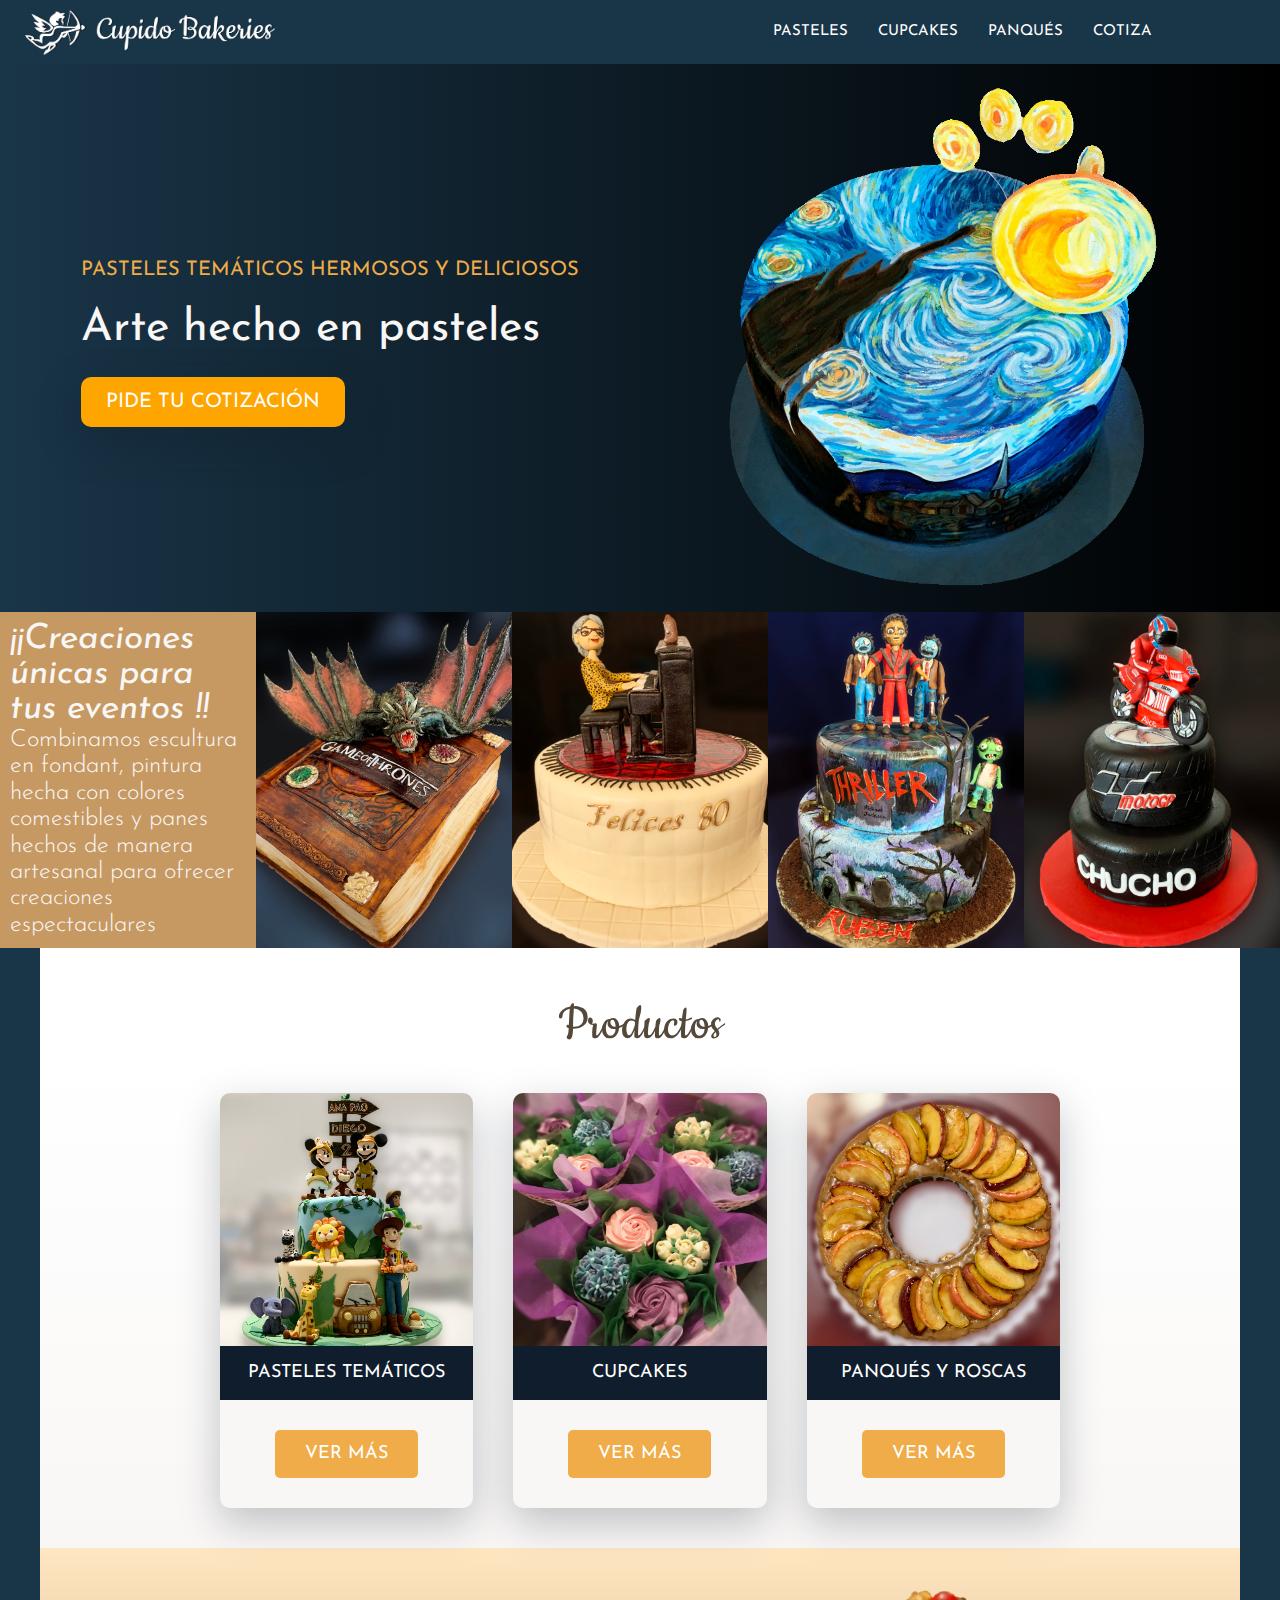
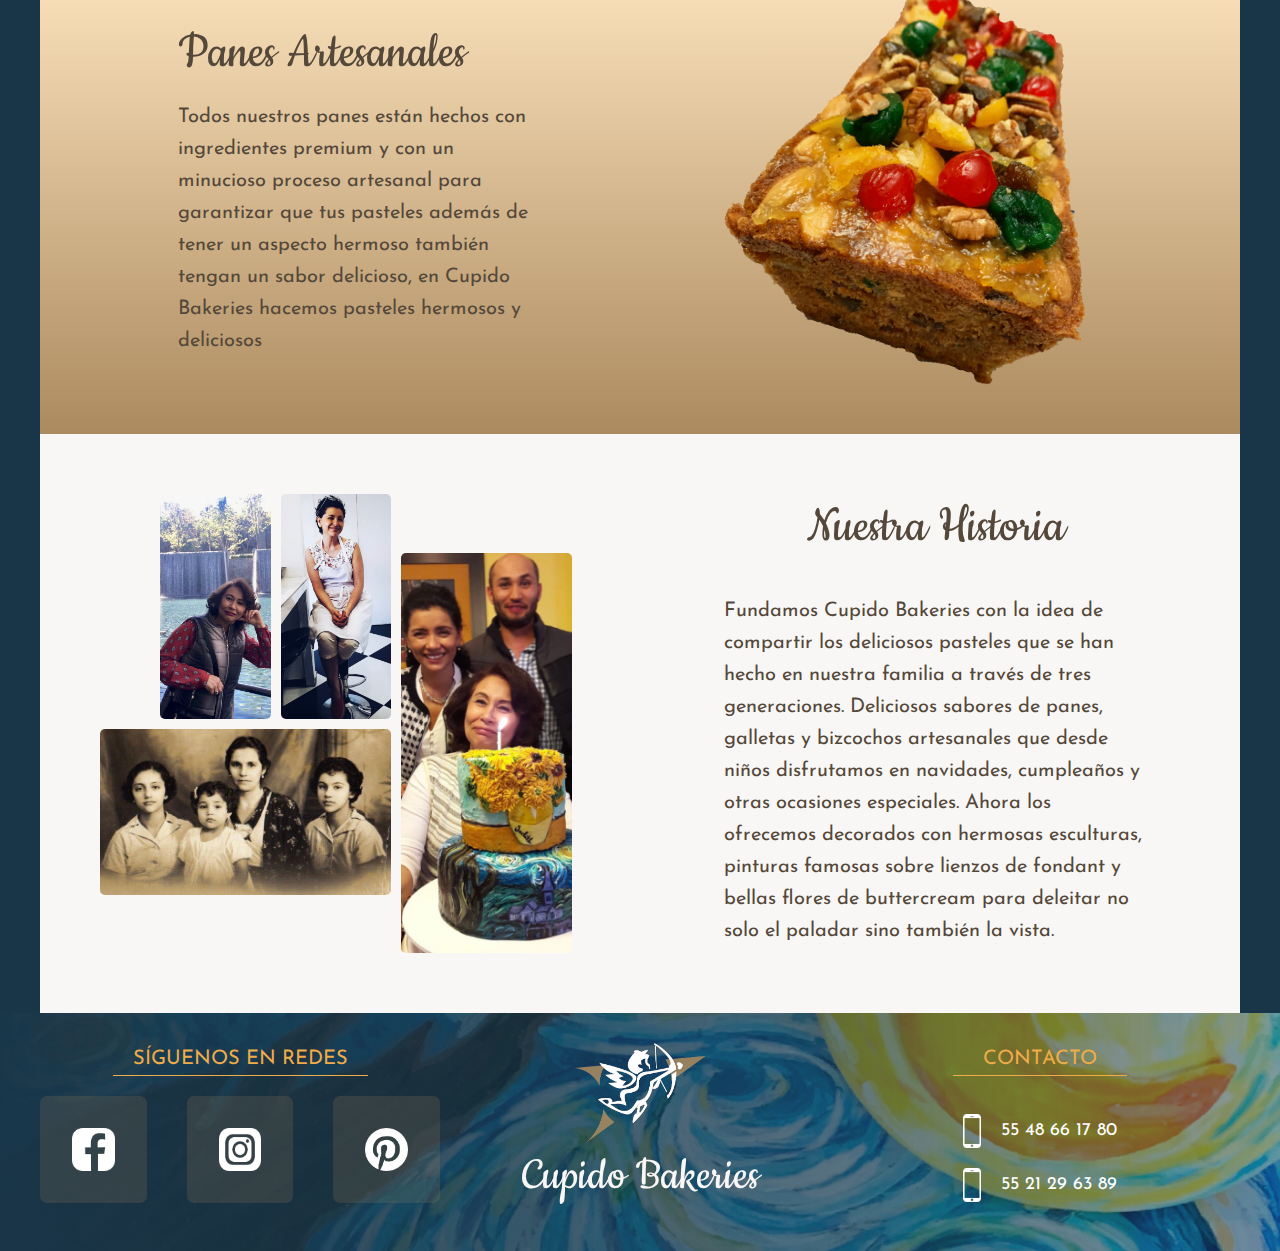
<file: index.html>
<!DOCTYPE html>
<html lang="en">

<head>
  <meta charset="UTF-8">
  <meta name="viewport" content="width=device-width, initial-scale=1.0">
  <meta http-equiv="X-UA-Compatible" content="ie=edge">
  <!-- <meta name="format-detection" content="telephone=no"> -->

  <link href="https://fonts.googleapis.com/css?family=Josefin+Sans:300,400,400i|Nunito:300,300i" rel="stylesheet">
  <link href="https://fonts.googleapis.com/css?family=Cookie&display=swap" rel="stylesheet">
  <link rel="stylesheet" href="css/style.css">
  <link rel="shortcut icon" type="image/png" href="img/favicon-cb.png">

  <title>Cupido Bakeries</title>
</head>


<body class="container">
  <!-- //////////////////////////NAVIGATION////////////// -->

  <div class="navspace">&nbsp;</div>

  <div class="nav">

    <!-- ///menu para mobile -->
    <input type="checkbox" class="navigation__checkbox" id="navi-toggle">
    <label for="navi-toggle" class="navigation__button">
      <span class="navigation__icon">&nbsp;</span>
    </label>
    <div class="navigation__background">&nbsp;</div>



    <div class="navigation__logo-box">
      <a href="index.html">
        <img src="img/logo-cb.png" alt="logo" class="nav__logo">
      </a>
    </div>

    <ul class="nav__options">
      <li class="nav__item"><a href="galeriatematicos.html" class="nav__options__link">Pasteles</a></li>
      <li class="nav__item"><a href="galeriacupcakes.html" class="nav__options__link">Cupcakes</a></li>
      <li class="nav__item"><a href="galeriapanques.html" class="nav__options__link">Panqués</a></li>
      <li class="nav__item"><a href="#popup" class="nav__options__link">Cotiza</a></li>
    </ul>


    <nav class="navigation__nav">
    <ul class=" navigation__list">
      <li class="nav__item"><a href="galeriatematicos.html" class="navigation__link">Pasteles</a></li>
      <li class="nav__item"><a href="galeriacupcakes.html" class="navigation__link">Cupcakes</a></li>
      <li class="nav__item"><a href="galeriapanques.html" class="navigation__link">Panqués</a></li>
      <li class="nav__item"><a href="#popup" class="navigation__link">Cotiza</a></li>
    </ul>
    </nav>

  </div>

  <!-- //////////////////////////HEADER////////////// -->
  <header class="header">

    <div class="header__left">
      <h3 class="heading-3 header__small">Pasteles temáticos hermosos y deliciosos</h3>
      <h1 class="heading-1 header__big">Arte hecho en pasteles</h1>

      <div class="u-margin-top-big u-center-text">
        <a href="#popup" class=" btn--galerias">Pide tu cotización</a>
      </div>
    </div>

    <figure class="header__right">
      <img src="img/van-headerch.png" alt="Pastel Stary" class="header__right-image">
    </figure>

  </header>


  <!-- //////////////////////////RTB////////////// -->

  <!-- RTB COMO LA PÁGINA DE MUSIC MAN//////////////////////// -->

  <section class="subheader">
    <div class="subheader__rtb">
      <h3 class="heading-2--light subheader__rtb-title "> ¡¡Creaciones únicas para tus eventos !! </h3>
      <p class="heading-4 subheader__rtb-text">Combinamos escultura en fondant, pintura hecha con colores comestibles y panes
        hechos de manera artesanal para ofrecer creaciones espectaculares </p>
    </div>
    <figure class="subheader__item subheader__item--1">
      <img src="img/gotdark-fondo.jpg" alt="Pastel GOT" class="subheader__img">
    </figure>
    <figure class="subheader__item subheader__item--2">
      <img src="img/piano-fondo.jpg" alt="Pastel Pianista" class="subheader__img">
    </figure>
    <figure class="subheader__item subheader__item--3">
      <img src="img/thriller-fondo.jpg" alt="Pastel Thriller" class="subheader__img">
    </figure>
    <figure class="subheader__item subheader__item--1">
      <img src="img/moto-fondo.jpg" alt="Pastel Moto" class="subheader__img">
    </figure>

  </section>

  <!-- <div class="subheader__rtb">
    <h3 class="heading-2--light subheader__rtb-title ">  Creaciones únicas para tus eventos !! </h3>
    <p class="heading-4 subheader__rtb-text">Combinamos escultura en fondant, pintura hecha con colores comestibles y panes
    hechos de manera artesanal para ofrecer creaciones espectaculares </p>
  </div> -->




  <!-- //////////////////////////PRODUCTS SECTION////////////// -->
  <div class="titulo__productos">
    <h1 class="heading-titles titulo__productos-text">Productos</h1>
  </div>

  <section class="productos">

    <!-- //////////////////HOME 1//////////// -->
    <div class="home">
      <img src="img/safari-productos.jpg" alt="Pasteles temáticos" class="home__img">
      <h5 class="home__name">Pasteles Temáticos</h5>

      <button class="btn home__btn">
        <a href="galeriatematicos.html" class="btn btn--white">Ver Más</a>
      </button>

    </div>

    <!-- //////////////////HOME 2//////////// -->
    <div class="home">
      <img src="img/flores-productos.jpg" alt="Cupcakes" class="home__img">
      <h5 class="home__name">Cupcakes</h5>

      <button class="btn home__btn">
        <a href="galeriacupcakes.html" class="btn btn--white">Ver Más</a>
      </button>

    </div>



    <!-- //////////////////HOME 3//////////// -->


    <div class="home">
      <img src="img/panmanzana-productos.jpg" alt="Biscochos Artesanales" class="home__img">
      <h5 class="home__name">panqués y roscas</h5>

      <button class="btn home__btn">
        <a href="galeriapanques.html" class="btn btn--white">Ver Más</a>
      </button>

    </div>

  </section>

  <!-- //////////////////////////PANES////////////// -->

  <section class="panes">
    <div class="panes__text">
      <h1 class="heading-titles panes__text-titulo">Panes Artesanales</h1>
      <p class="heading-4--dark subheader__rtb-text">Todos nuestros panes están hechos con ingredientes premium y con un minucioso
        proceso artesanal para garantizar que tus pasteles además de tener un aspecto hermoso también tengan un sabor delicioso, en Cupido Bakeries
      hacemos pasteles hermosos y deliciosos </p>
    </div>

    <img src="img/panque-panes.png" alt="Panqué" class="panes__image">
  </section>


  <!-- ///////////////////////////////////HISTORIA -->


  <div class="story__pictures">
    <img src="img/jdc-historia.jpg" alt="Judith Díaz Cupido " class="story__img story__img--1">
    <img src="img/nani-historia.jpg" alt="Hilda Díaz Cupido " class="story__img story__img--2">
    <img src="img/abuelas-historia.jpg" alt="Abuelas " class="story__img story__img--3">
    <img src="img/pastel-historia.jpg" alt="Cupido Bakeries " class="story__img story__img--4">
  </div>



  <div class="story__content">
    <h1 class="heading-titles story__content-title">Nuestra Historia</h1>

    <p class="story__content-text heading-4--dark">
      Fundamos Cupido Bakeries con la idea de compartir los deliciosos pasteles que
      se han hecho en nuestra familia a través de  tres generaciones. Deliciosos sabores
       de panes, galletas y bizcochos artesanales que desde niños disfrutamos en navidades,
       cumpleaños y otras ocasiones especiales. Ahora los ofrecemos decorados con hermosas esculturas,
       pinturas famosas sobre lienzos de fondant y bellas flores de buttercream para deleitar
       no solo el paladar sino también la vista.

    </p>
  </div>





  <!-- ///////////////////////////////////FOOTER -->
  <footer class="footer">

    <div class="footer__left">
      <h3 class="heading-3 footer__left-title"> Síguenos en redes </h3>
      <div class="footer__left-icons">
        <a href="https://www.facebook.com/cupidobakeries/">
            <img src="img/facebook-footer.png" alt="logo" class="">
        </a>
        <a href="https://instagram.com/cupidobakeries?igshid=nz5u93ukaeex">
          <img src="img/instagram-footer.png" alt="logo" class="">
        </a>
        <a href="https://www.pinterest.com.mx/cupidobakeries/">
          <img src="img/pinterest-footer.png" alt="logo" class="">
        </a>
      </div>
    </div>

    <div class="footer__center">
      <img src="img/logo-footer.png" alt="logo" class="footer__center-logo">
      <h1 class="heading-logo footer__center-text">Cupido Bakeries</h1>
    </div>

    <div class="footer__right">
      <h3 class="heading-3 footer__right-title"> Contacto </h3>

      <div class="footer__right-contacto">
        <img src="img/cel-footer.png" alt="Realtor 1" class="">
        <a href="tel:5521296389" class="telephone__link">55 48 66 17 80</a>
        <img src="img/cel-footer.png" alt="Realtor 1" class="">
        <a href="tel:5521296389" class="telephone__link">55 21 29 63 89</a>

      </div>
    </div>

<div class="whatsapp"></div>
    <script src="https://apps.elfsight.com/p/platform.js" defer></script>
    <div class="elfsight-app-d45f2d01-3667-4e58-9625-98f210a7dc30"></div>
</div>

  </footer>
  <!-- /////////////////////WHATSAPP -->


  <!-- ///////////////POPUP/////////////// -->
  <div class="popup" id="popup">
    <div class="popup__content">
      <img src="img/dragon.png" alt="personajes" class="popup__dragon">
      <a href="#section-tours" class="popup__close"> Cerrar &times;</a>

      <div class="popup__left">
        <h1 class="heading-1 popup__left-hola">¡¡ HOLA !!</h1>
        <img src="img/personajesch.png" alt="personajes" class="popup__left-img">
      </div>

      <div class="popup__right">
        <h1 class="heading-3 popup__right-title">¿Quieres algo especial para tu evento?</h1>
        <p class="popup__text page-text">
          En Cupido Bakeries hacemos realidad cualquier idea que tengas, desde un pastel con los personajes
          preferidos de tus hijos hasta un pastel con una obra de tu pintor favorito, ¡¡cuéntanos tu idea!!
        </p>
        <h3 class="heading-3 popup__right-title">Llámanos o mándanos un whatsapp</h3>

        <div class="popup__list">
          <img src="img/contacto-jdc.jpg" alt="" class="popup__contact-image">
          <div class="popup__contact-details">
            <p>Judith Díaz Cupido</p>
          <a href="tel:5521296389" class="telephone__link">55 21 29 63 89</a>
          </div>

          <img src="img/contacto-nani.jpg" alt="" class="popup__contact-image">
          <div class="popup__contact-details">
            <p>Hilda Díaz Cupido</p>
            <a href="tel:5548661780" class="telephone__link">55 48 66 17 80</a>
          </div>
        </div>
      </div>
    </div>
  </div>









</body>

</html>
</file>
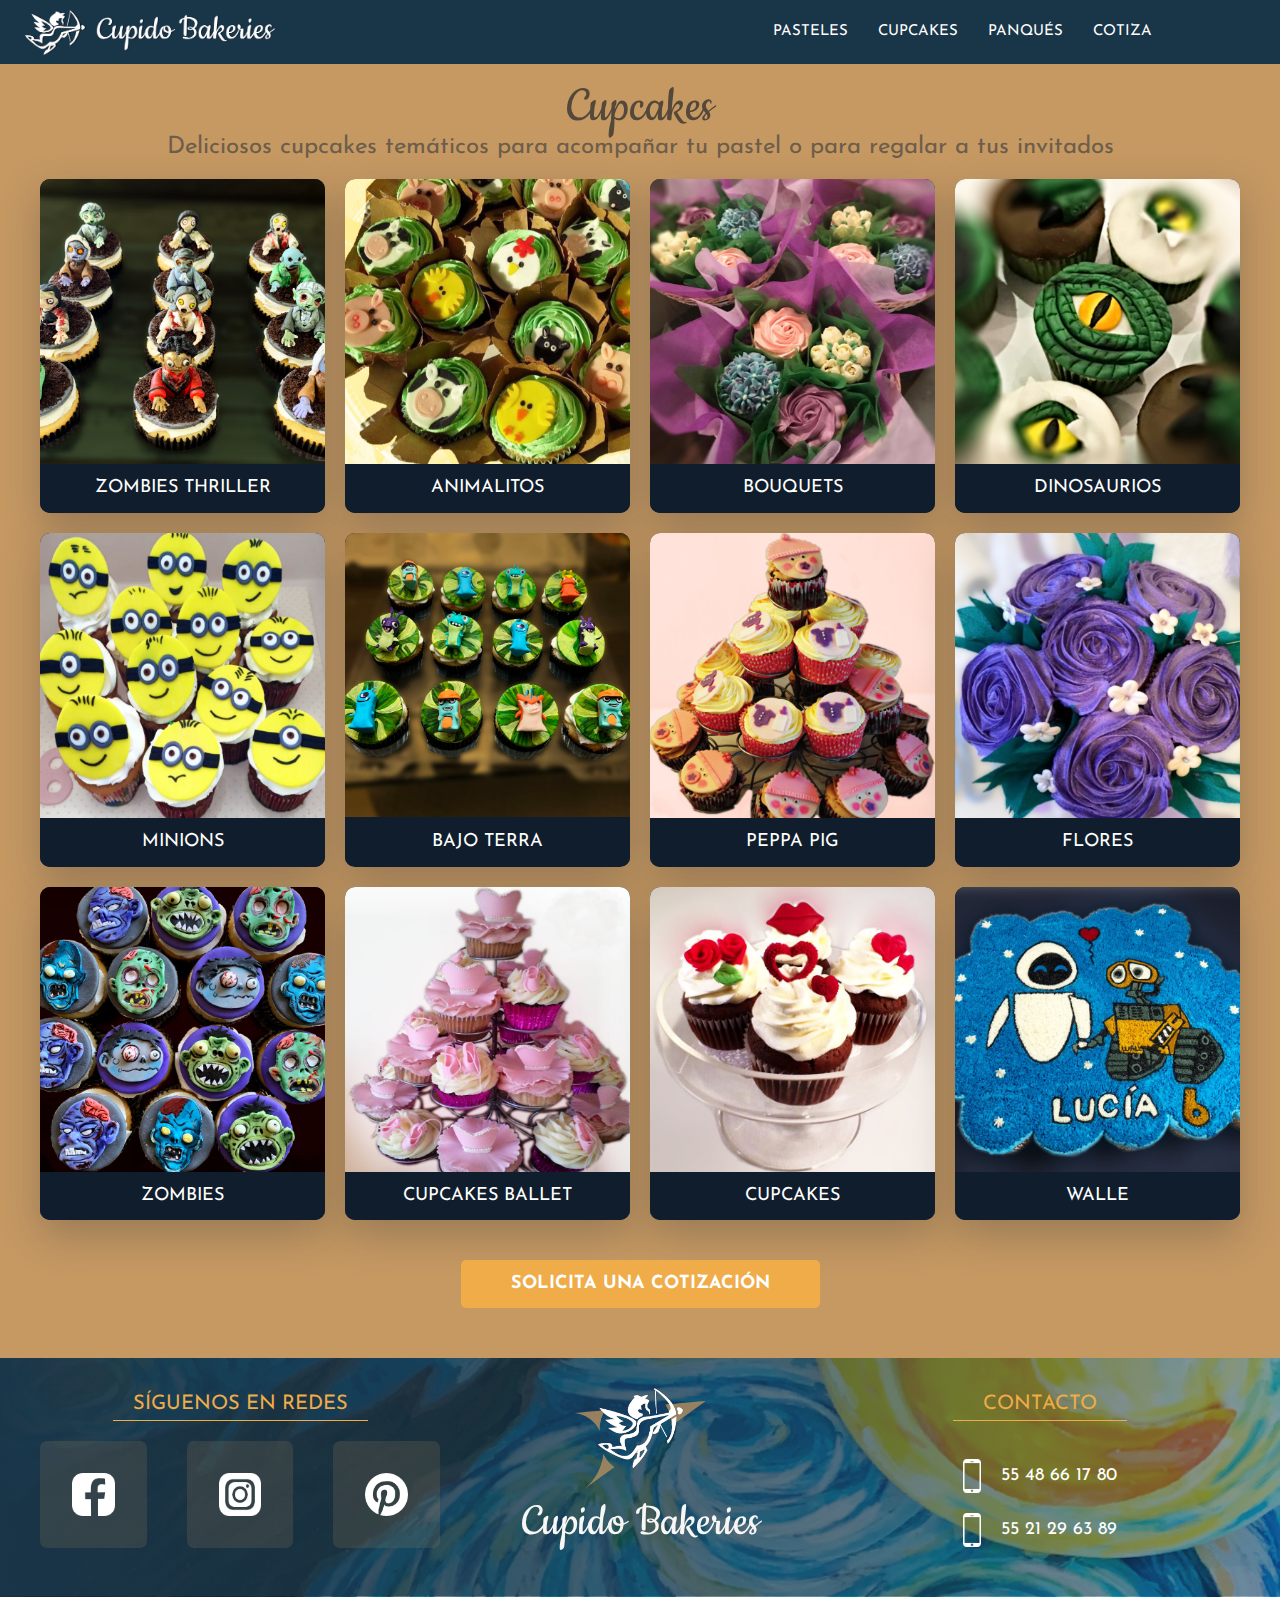
<file: galeriacupcakes.html>
<!DOCTYPE html>
<html lang="en">
<head>
  <meta charset="UTF-8">
  <meta name="viewport" content="width=device-width, initial-scale=1.0">
  <meta http-equiv="X-UA-Compatible" content="ie=edge">

  <link href="https://fonts.googleapis.com/css?family=Josefin+Sans:300,400,400i|Nunito:300,300i" rel="stylesheet">
  <link href="https://fonts.googleapis.com/css?family=Cookie&display=swap" rel="stylesheet">
  <link rel="stylesheet" href="css/style.css">

  <title>Cupido Bakeries Temáticos</title>
</head>

<body class = "container container__tematicos">

  <div class="navspace">&nbsp;</div>
  <div class="navspace">&nbsp;</div>

  <div class="nav">

    <!-- ///menu para mobile -->
    <input type="checkbox" class="navigation__checkbox" id="navi-toggle">
    <label for="navi-toggle" class="navigation__button">
      <span class="navigation__icon">&nbsp;</span>
    </label>
    <div class="navigation__background">&nbsp;</div>



    <div class="navigation__logo-box">
      <a href="index.html">
        <img src="img/logo-cb.png" alt="logo" class="nav__logo">
      </a>
    </div>

    <ul class="nav__options">
      <li class="nav__item"><a href="galeriatematicos.html" class="nav__options__link">Pasteles</a></li>
      <li class="nav__item"><a href="galeriacupcakes.html" class="nav__options__link">Cupcakes</a></li>
      <li class="nav__item"><a href="galeriapanques.html" class="nav__options__link">Panqués</a></li>
      <li class="nav__item"><a href="#popup" class="nav__options__link">Cotiza</a></li>
    </ul>

    <nav class="navigation__nav">
    <ul class=" navigation__list">
      <li class="nav__item"><a href="galeriatematicos.html" class="navigation__link">Pasteles</a></li>
      <li class="nav__item"><a href="galeriacupcakes.html" class="navigation__link">Cupcakes</a></li>
      <li class="nav__item"><a href="galeriapanques.html" class="navigation__link">Panqués</a></li>
      <li class="nav__item"><a href="#popup" class="navigation__link">Cotiza</a></li>
    </ul>
    </nav>

  </div>



  <section class="especiales">
    <div class="especiales__header">
      <h1 class="heading-titles especiales__header--title">Cupcakes</h1>
      <p class="especiales__header--text heading-4--darkb">Deliciosos cupcakes temáticos para acompañar tu pastel o para regalar a tus invitados</p>
    </div>

    <div class="especiales__imagenes">

      <div class="imagen">
        <img src="img/cupcakes/zombies.jpg" alt="Cupcakes Thriller" class="imagen__img">
        <h5 class="imagen__name">Zombies Thriller</h5>
      </div>
      <div class="imagen">
        <img src="img/cupcakes/animalesgranja.jpg" alt="cupcakes animales" class="imagen__img">
        <h5 class="imagen__name">Animalitos</h5>
      </div>
      <div class="imagen">
        <img src="img/cupcakes/flores.jpg" alt="cupcakes flores" class="imagen__img">
        <h5 class="imagen__name">Bouquets</h5>
      </div>
      <div class="imagen">
        <img src="img/cupcakes/ojosdino.jpg" alt="cupcakes dinosaurio" class="imagen__img">
        <h5 class="imagen__name">Dinosaurios</h5>
      </div>
      <div class="imagen">
        <img src="img/cupcakes/minions.jpg" alt="cupcakes minions" class="imagen__img">
        <h5 class="imagen__name">minions</h5>
      </div>
      <div class="imagen">
        <img src="img/cupcakes/bajoterra.jpg" alt="Bajp Terra" class="imagen__img">
        <h5 class="imagen__name">Bajo Terra</h5>
      </div>
      <div class="imagen">
        <img src="img/cupcakes/torrepepa.jpg" alt="cupcakes peppa pig" class="imagen__img">
        <h5 class="imagen__name">peppa pig</h5>
      </div>
      <div class="imagen">
        <img src="img/cupcakes/floresmoradas.jpg" alt="cupcakes de flores" class="imagen__img">
        <h5 class="imagen__name">Flores</h5>
      </div>
      <div class="imagen">
        <img src="img/cupcakes/carazombies.jpg" alt="cupakes zombies" class="imagen__img">
        <h5 class="imagen__name">zombies</h5>
      </div>
      <div class="imagen">
        <img src="img/cupcakes/torreballet.jpg" alt="cupcakes ballet" class="imagen__img">
        <h5 class="imagen__name">cupcakes ballet</h5>
      </div>
      <div class="imagen">
        <img src="img/cupcakes/copa.jpg" alt="Cupcakes en copa" class="imagen__img">
        <h5 class="imagen__name">Cupcakes </h5>
      </div>
      <div class="imagen">
        <img src="img/cupcakes/walle.jpg" alt="cupcakes walle" class="imagen__img">
        <h5 class="imagen__name">walle</h5>
      </div>

    </div>

    <div class="especiales__boton margin-bottom-mid">
    <button class="btn  header__btn">
      <a href="#popup" class="btn btn--header">Solicita una cotización</a>
    </button>
    </div>


  </section>

  <!-- /////////////////////////INFANTILES////////////////// -->
  <!-- ///////////////////////////////////FOOTER -->
  <footer class="footer">

    <div class="footer__left">
      <h3 class="heading-3 footer__left-title"> Síguenos en redes </h3>
      <div class="footer__left-icons">
        <a href="https://www.facebook.com/cupidobakeries/">
            <img src="img/facebook-footer.png" alt="logo" class="">
        </a>
        <a href="https://instagram.com/cupidobakeries?igshid=nz5u93ukaeex">
          <img src="img/instagram-footer.png" alt="logo" class="">
        </a>
        <a href="https://www.pinterest.com.mx/cupidobakeries/">
          <img src="img/pinterest-footer.png" alt="logo" class="">
        </a>
      </div>
    </div>

    <div class="footer__center">
      <img src="img/logo-footer.png" alt="logo" class="footer__center-logo">
      <h1 class="heading-logo footer__center-text">Cupido Bakeries</h1>
    </div>

    <div class="footer__right">
      <h3 class="heading-3 footer__right-title"> Contacto </h3>

      <div class="footer__right-contacto">
        <img src="img/cel-footer.png" alt="Realtor 1" class="">
        <a href="tel:5521296389" class="telephone__link">55 48 66 17 80</a>
        <img src="img/cel-footer.png" alt="Realtor 1" class="">
        <a href="tel:5521296389" class="telephone__link">55 21 29 63 89</a>

      </div>
    </div>

<div class="whatsapp"></div>
    <script src="https://apps.elfsight.com/p/platform.js" defer></script>
    <div class="elfsight-app-d45f2d01-3667-4e58-9625-98f210a7dc30"></div>
</div>

  </footer>



    <!-- /////////////////////////PUPOP////////////////// -->

    <div class="popup" id="popup">
      <div class="popup__content">
        <img src="img/dragon.png" alt="personajes" class="popup__dragon">
        <a href="#section-tours" class="popup__close"> Cerrar &times;</a>

        <div class="popup__left">
          <h1 class="heading-1 popup__left-hola">¡¡ HOLA !!</h1>
          <img src="img/personajesch.png" alt="personajes" class="popup__left-img">
        </div>

        <div class="popup__right">
          <h1 class="heading-3 popup__right-title">¿Quieres algo especial para tu evento?</h1>
          <p class="popup__text page-text">
            En Cupido Bakeries hacemos realidad cualquier idea que tengas, desde un pastel con los personajes
            preferidos de tus hijos hasta un pastel con una obra de tu pintor favorito, ¡¡cuéntanos tu idea!!
          </p>
          <h3 class="heading-3 popup__right-title">Llámanos o mándanos un whatsapp</h3>

          <div class="popup__list">
            <img src="img/contacto-jdc.jpg" alt="" class="popup__contact-image">
            <div class="popup__contact-details">
              <p>Judith Díaz Cupido</p>
            <a href="tel:5521296389" class="telephone__link">55 21 29 63 89</a>
            </div>

            <img src="img/contacto-nani.jpg" alt="" class="popup__contact-image">
            <div class="popup__contact-details">
              <p>Hilda Díaz Cupido</p>
              <a href="tel:5548661780" class="telephone__link">55 48 66 17 80</a>
            </div>
          </div>
        </div>
      </div>
    </div>


</body>




</html>
</file>
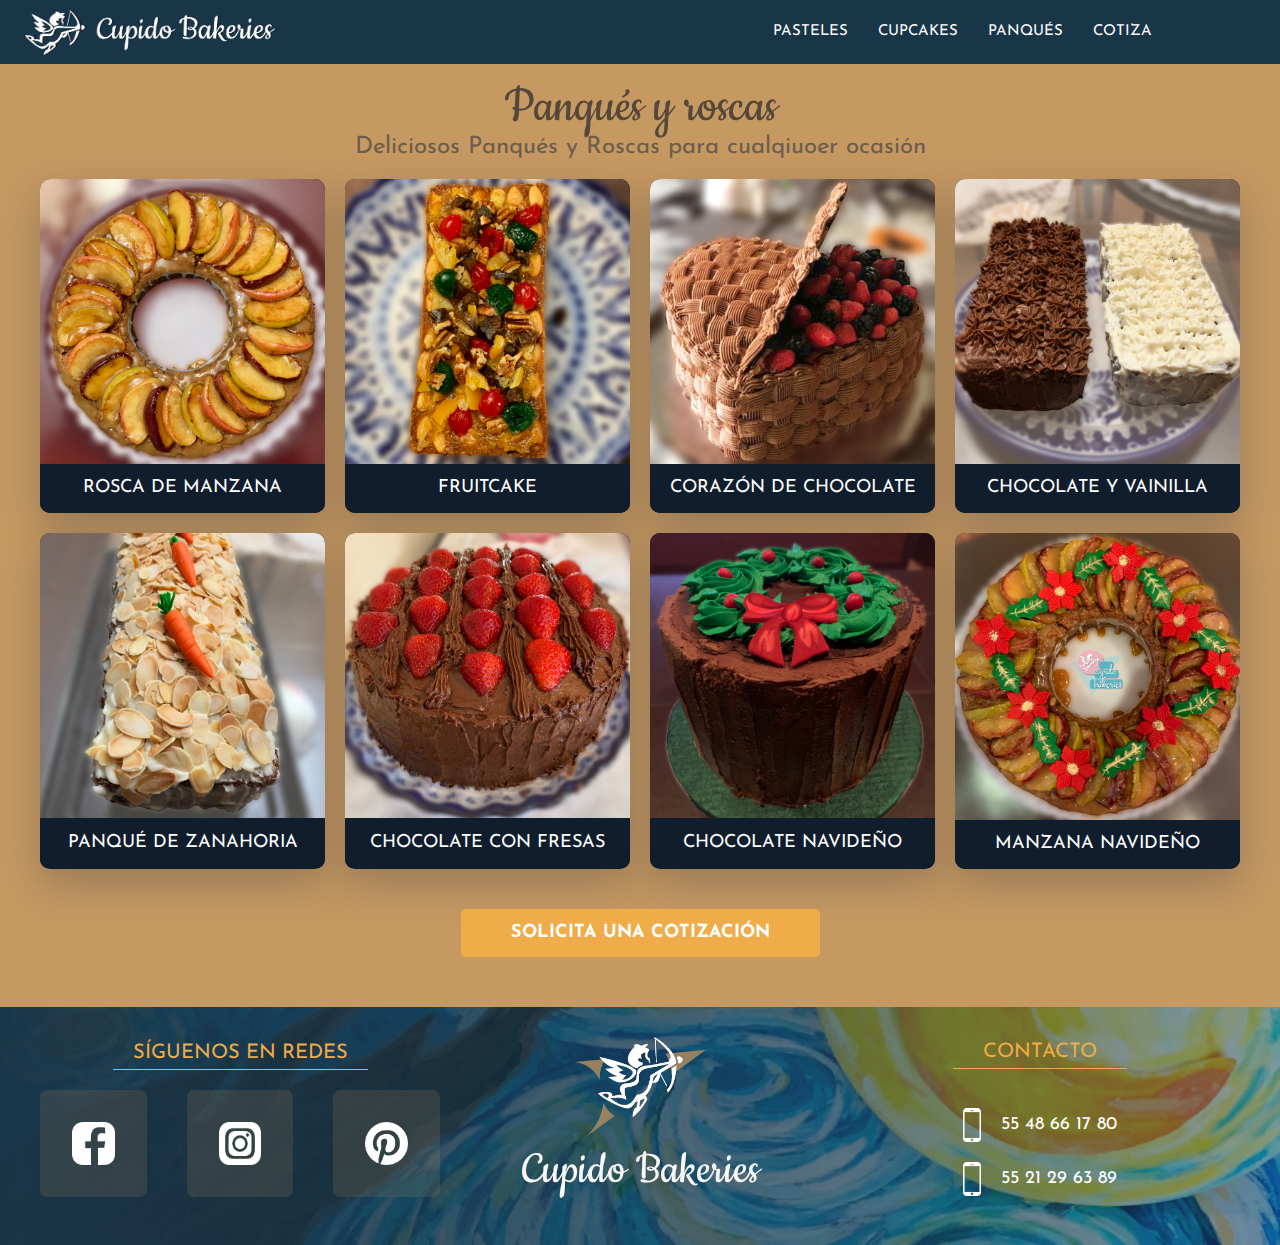
<file: galeriapanques.html>
<!DOCTYPE html>
<html lang="en">
<head>
  <meta charset="UTF-8">
  <meta name="viewport" content="width=device-width, initial-scale=1.0">
  <meta http-equiv="X-UA-Compatible" content="ie=edge">

  <link href="https://fonts.googleapis.com/css?family=Josefin+Sans:300,400,400i|Nunito:300,300i" rel="stylesheet">
  <link href="https://fonts.googleapis.com/css?family=Cookie&display=swap" rel="stylesheet">
  <link rel="stylesheet" href="css/style.css">

  <title>Cupido Bakeries Temáticos</title>
</head>

<body class = "container container__tematicos">

  <div class="navspace">&nbsp;</div>
  <div class="navspace">&nbsp;</div>

<!-- /////////////////////////////NAV/////////////////////// -->
  <div class="nav">

    <!-- ///menu para mobile -->
    <input type="checkbox" class="navigation__checkbox" id="navi-toggle">
    <label for="navi-toggle" class="navigation__button">
      <span class="navigation__icon">&nbsp;</span>
    </label>
    <div class="navigation__background">&nbsp;</div>

    <div class="navigation__logo-box">
      <a href="index.html">
        <img src="img/logo-cb.png" alt="logo" class="nav__logo">
      </a>
    </div>

    <ul class="nav__options">
      <li class="nav__item"><a href="galeriatematicos.html" class="nav__options__link">Pasteles</a></li>
      <li class="nav__item"><a href="galeriacupcakes.html" class="nav__options__link">Cupcakes</a></li>
      <li class="nav__item"><a href="galeriapanques.html" class="nav__options__link">Panqués</a></li>
      <li class="nav__item"><a href="#popup" class="nav__options__link">Cotiza</a></li>
    </ul>

    <nav class="navigation__nav">
    <ul class=" navigation__list">
      <li class="nav__item"><a href="galeriatematicos.html" class="navigation__link">Pasteles</a></li>
      <li class="nav__item"><a href="galeriacupcakes.html" class="navigation__link">Cupcakes</a></li>
      <li class="nav__item"><a href="galeriapanques.html" class="navigation__link">Panqués</a></li>
      <li class="nav__item"><a href="#popup" class="navigation__link">Cotiza</a></li>
    </ul>
    </nav>

  </div>

  <!-- ///////////////////////////GALERIA//////////////////// -->

  <section class="especiales">
    <div class="especiales__header">
      <h1 class="heading-titles especiales__header--title">Panqués y roscas</h1>
      <p class="especiales__header--text heading-4--darkb">Deliciosos Panqués y Roscas para cualqiuoer ocasión</p>
    </div>

    <div class="especiales__imagenes">

      <div class="imagen">
        <img src="img/bizcochos/dorothy.jpg" alt="Rosca de Manzana" class="imagen__img">
        <h5 class="imagen__name">Rosca de Manzana</h5>
      </div>
      <div class="imagen">
        <img src="img/bizcochos/frutos.jpg" alt="Fruitcake" class="imagen__img">
        <h5 class="imagen__name">Fruitcake</h5>
      </div>
      <div class="imagen">
        <img src="img/bizcochos/corazonfrutos.jpg" alt="" class="imagen__img">
        <h5 class="imagen__name">Corazón de Chocolate</h5>
      </div>
      <div class="imagen">
        <img src="img/bizcochos/dospanques.jpg" alt="panques" class="imagen__img">
        <h5 class="imagen__name">Chocolate y vainilla</h5>
      </div>
      <div class="imagen">
        <img src="img/bizcochos/zanahoria.jpg" alt="panqué zanahoria" class="imagen__img">
        <h5 class="imagen__name">Panqué de Zanahoria</h5>
      </div>
      <div class="imagen">
        <img src="img/bizcochos/chocolatefresas.jpg" alt="Pastel de chocolate con fresas" class="imagen__img">
        <h5 class="imagen__name">Chocolate con fresas</h5>
      </div>

      <div class="imagen">
        <img src="img/bizcochos/chocolatenav.jpg" alt="Pastel de chocolate navideño" class="imagen__img">
        <h5 class="imagen__name">Chocolate Navideño</h5>
      </div>
      <div class="imagen">
        <img src="img/bizcochos/dorothynav.jpg" alt="Rosca de Manzana Navideña" class="imagen__img">
        <h5 class="imagen__name">Manzana Navideño</h5>
      </div>

    </div>

    <div class="especiales__boton margin-bottom-mid">
    <button class="btn  header__btn">
      <a href="#popup" class="btn btn--header">Solicita una cotización</a>
    </button>
    </div>


  </section>

  <!-- /////////////////////////INFANTILES////////////////// -->

  <!-- ///////////////////////////////////FOOTER -->
  <footer class="footer">

    <div class="footer__left">
      <h3 class="heading-3 footer__left-title"> Síguenos en redes </h3>
      <div class="footer__left-icons">
        <a href="https://www.facebook.com/cupidobakeries/">
            <img src="img/facebook-footer.png" alt="logo" class="">
        </a>
        <a href="https://instagram.com/cupidobakeries?igshid=nz5u93ukaeex">
          <img src="img/instagram-footer.png" alt="logo" class="">
        </a>
        <a href="https://www.pinterest.com.mx/cupidobakeries/">
          <img src="img/pinterest-footer.png" alt="logo" class="">
        </a>
      </div>
    </div>

    <div class="footer__center">
      <img src="img/logo-footer.png" alt="logo" class="footer__center-logo">
      <h1 class="heading-logo footer__center-text">Cupido Bakeries</h1>
    </div>

    <div class="footer__right">
      <h3 class="heading-3 footer__right-title"> Contacto </h3>

      <div class="footer__right-contacto">
        <img src="img/cel-footer.png" alt="Realtor 1" class="">
        <a href="tel:5521296389" class="telephone__link">55 48 66 17 80</a>
        <img src="img/cel-footer.png" alt="Realtor 1" class="">
        <a href="tel:5521296389" class="telephone__link">55 21 29 63 89</a>

      </div>
    </div>

<div class="whatsapp"></div>
    <script src="https://apps.elfsight.com/p/platform.js" defer></script>
    <div class="elfsight-app-d45f2d01-3667-4e58-9625-98f210a7dc30"></div>
</div>

  </footer>



    <!-- /////////////////////////PUPOP////////////////// -->


    <div class="popup" id="popup">
      <div class="popup__content">
        <img src="img/dragon.png" alt="personajes" class="popup__dragon">
        <a href="#section-tours" class="popup__close"> Cerrar &times;</a>

        <div class="popup__left">
          <h1 class="heading-1 popup__left-hola">¡¡ HOLA !!</h1>
          <img src="img/personajesch.png" alt="personajes" class="popup__left-img">
        </div>

        <div class="popup__right">
          <h1 class="heading-3 popup__right-title">¿Quieres algo especial para tu evento?</h1>
          <p class="popup__text page-text">
            En Cupido Bakeries hacemos realidad cualquier idea que tengas, desde un pastel con los personajes
            preferidos de tus hijos hasta un pastel con una obra de tu pintor favorito, ¡¡cuéntanos tu idea!!
          </p>
          <h3 class="heading-3 popup__right-title">Llámanos o mándanos un whatsapp</h3>

          <div class="popup__list">
            <img src="img/contacto-jdc.jpg" alt="" class="popup__contact-image">
            <div class="popup__contact-details">
              <p>Judith Díaz Cupido</p>
            <a href="tel:5521296389" class="telephone__link">55 21 29 63 89</a>
            </div>

            <img src="img/contacto-nani.jpg" alt="" class="popup__contact-image">
            <div class="popup__contact-details">
              <p>Hilda Díaz Cupido</p>
              <a href="tel:5548661780" class="telephone__link">55 48 66 17 80</a>
            </div>
          </div>
        </div>
      </div>
    </div>


</body>




</html>
</file>
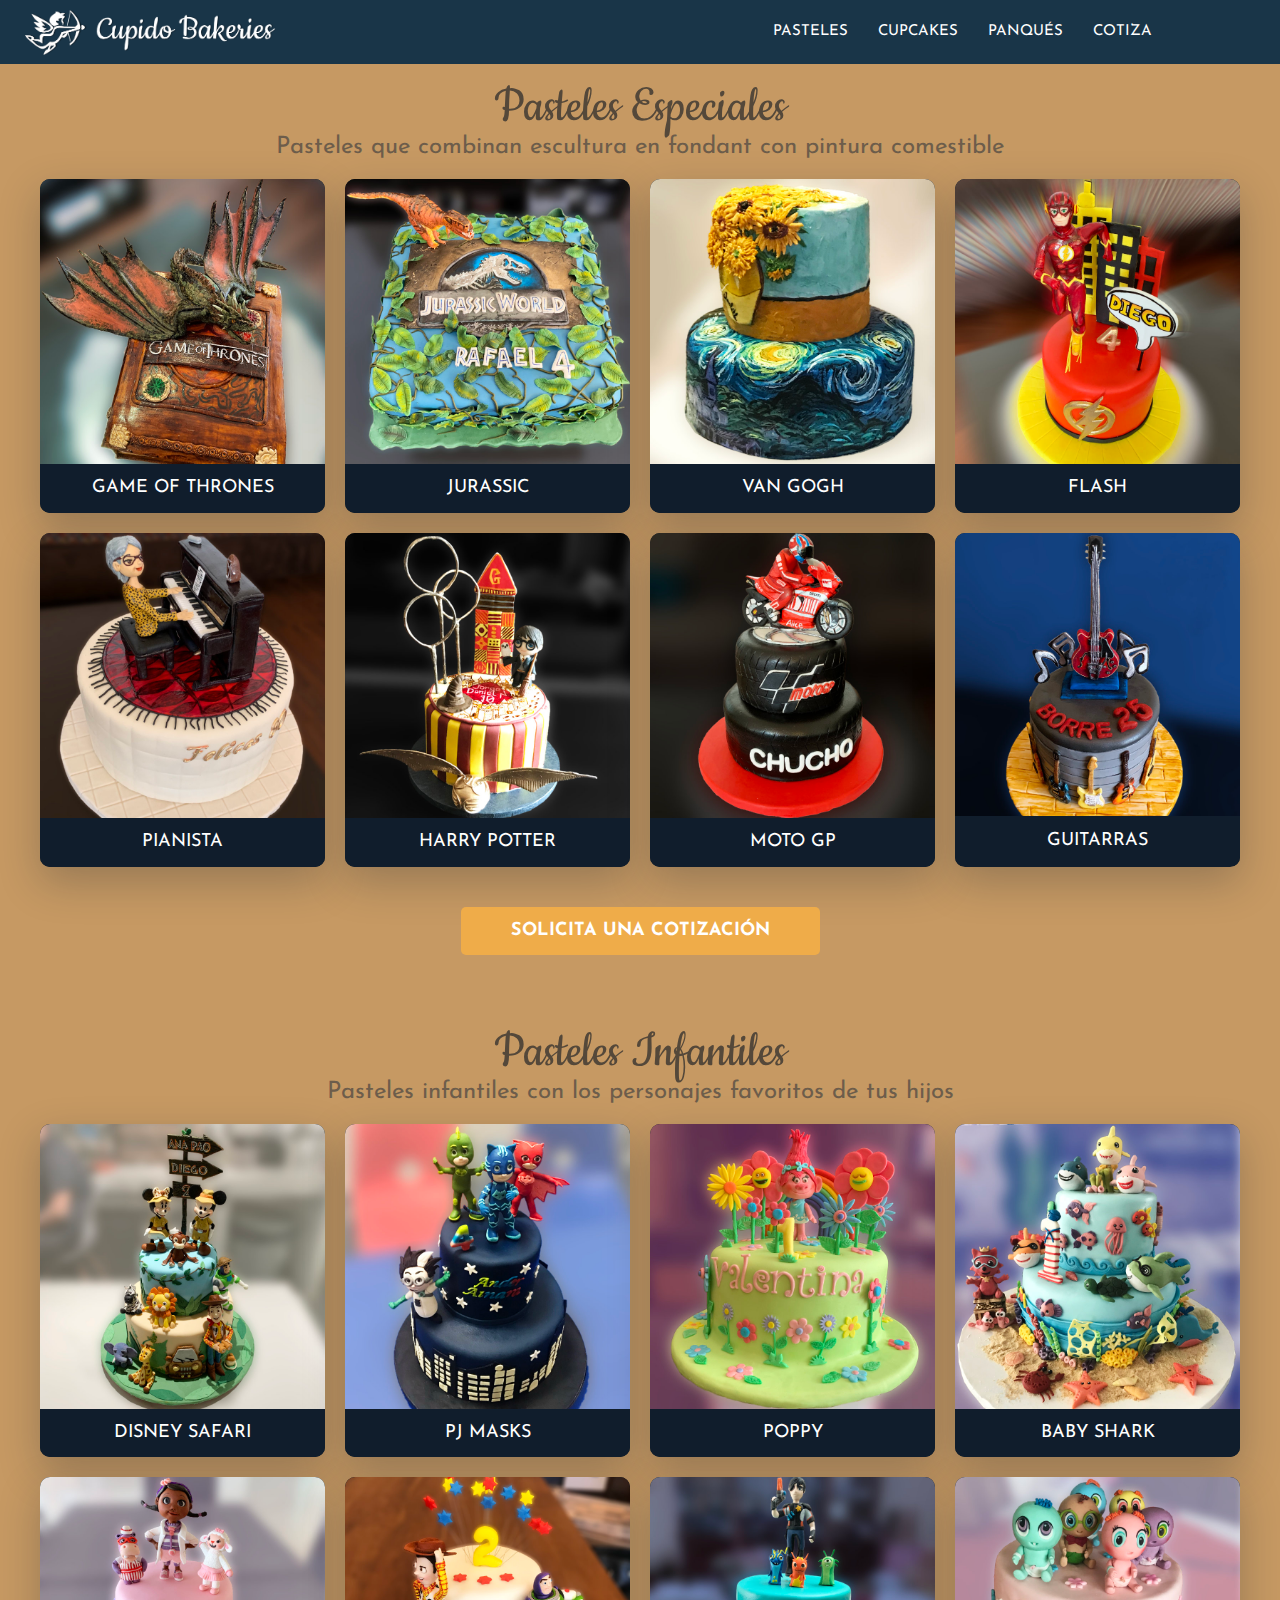
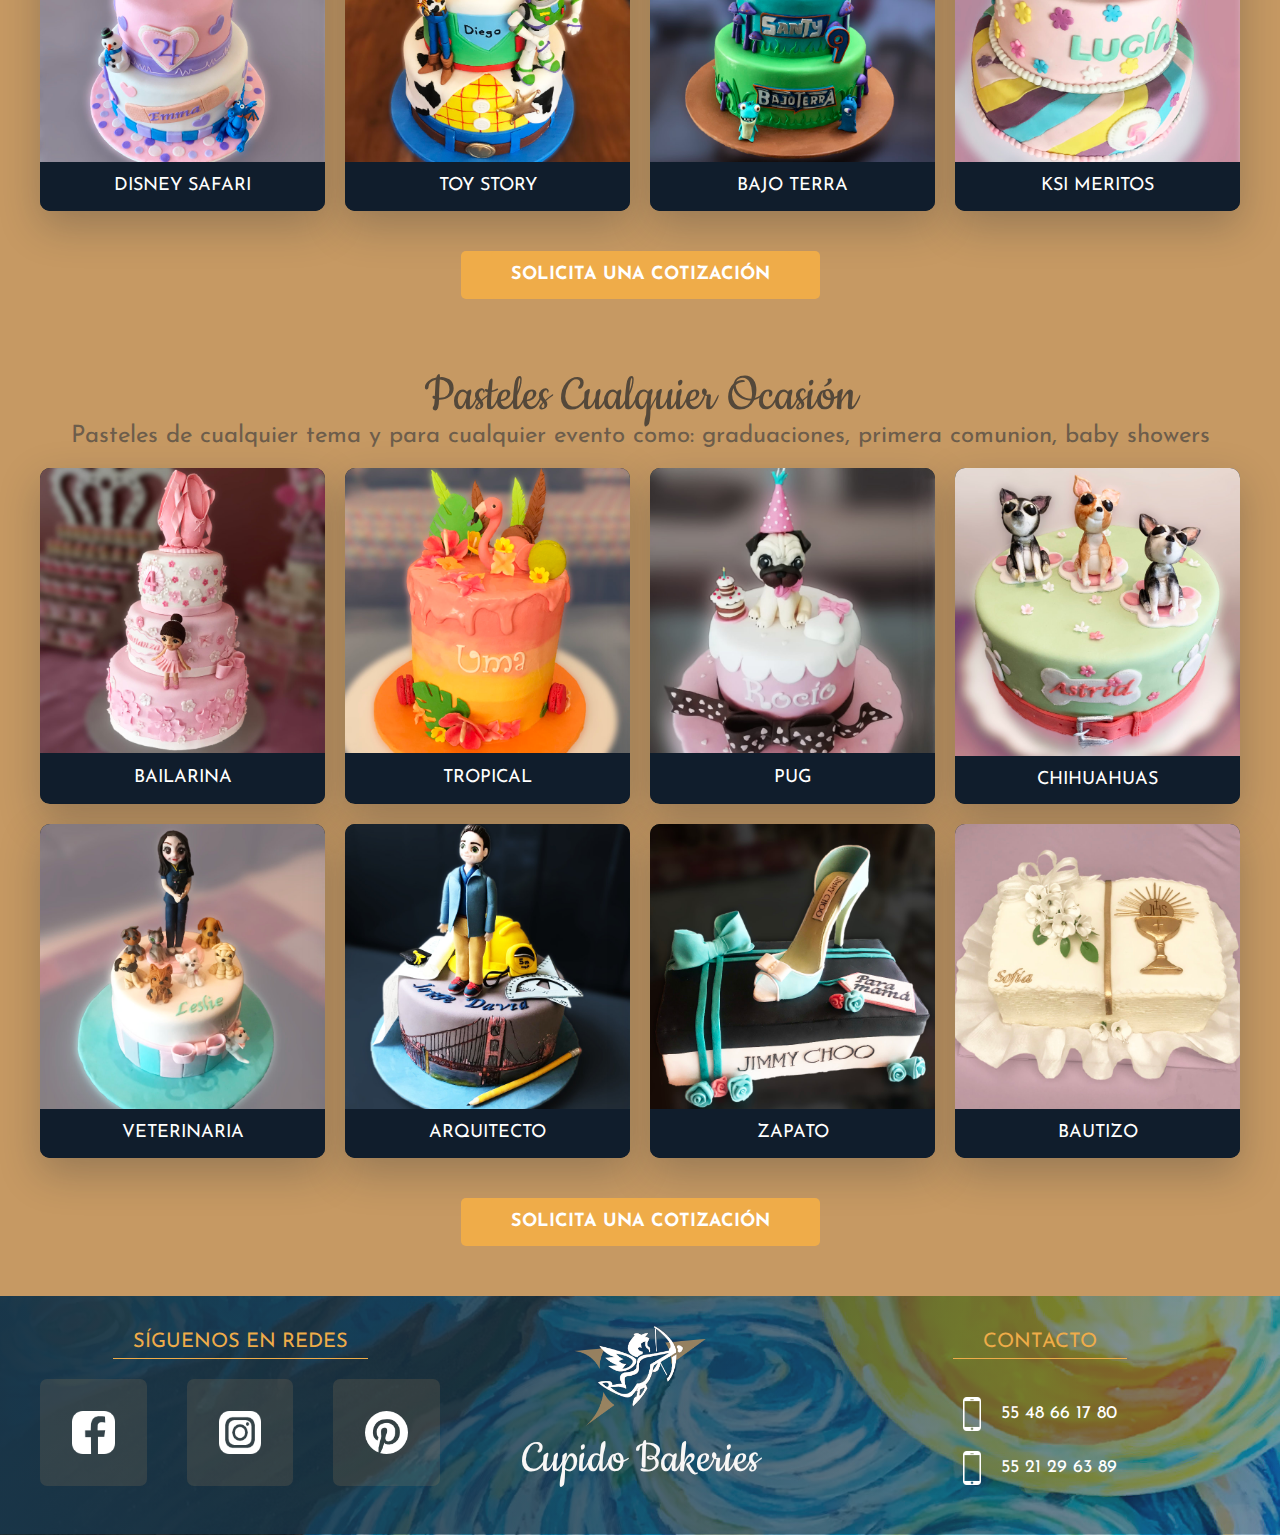
<file: galeriatematicos.html>
<!DOCTYPE html>
<html lang="en">
<head>
  <meta charset="UTF-8">
  <meta name="viewport" content="width=device-width, initial-scale=1.0">
  <meta http-equiv="X-UA-Compatible" content="ie=edge">

  <link href="https://fonts.googleapis.com/css?family=Josefin+Sans:300,400,400i|Nunito:300,300i" rel="stylesheet">
  <link href="https://fonts.googleapis.com/css?family=Cookie&display=swap" rel="stylesheet">
  <link rel="stylesheet" href="css/style.css">

  <title>Cupido Bakeries Temáticos</title>
</head>

<body class = "container container__tematicos">

  <div class="navspace">&nbsp;</div>
  <div class="navspace">&nbsp;</div>
<!-- /////////////////////////////////////NAV////////////////// -->
  <div class="nav">

    <!-- ///menu para mobile -->
    <input type="checkbox" class="navigation__checkbox" id="navi-toggle">
    <label for="navi-toggle" class="navigation__button">
      <span class="navigation__icon">&nbsp;</span>
    </label>
    <div class="navigation__background">&nbsp;</div>



    <div class="navigation__logo-box">
      <a href="index.html">
        <img src="img/logo-cb.png" alt="logo" class="nav__logo">
      </a>
    </div>

    <ul class="nav__options">
      <li class="nav__item"><a href="galeriatematicos.html" class="nav__options__link">Pasteles</a></li>
      <li class="nav__item"><a href="galeriacupcakes.html" class="nav__options__link">Cupcakes</a></li>
      <li class="nav__item"><a href="galeriapanques.html" class="nav__options__link">Panqués</a></li>
      <li class="nav__item"><a href="#popup" class="nav__options__link">Cotiza</a></li>
    </ul>


    <nav class="navigation__nav">
    <ul class=" navigation__list">
      <li class="nav__item"><a href="galeriatematicos.html" class="navigation__link">Pasteles</a></li>
      <li class="nav__item"><a href="galeriacupcakes.html" class="navigation__link">Cupcakes</a></li>
      <li class="nav__item"><a href="galeriapanques.html" class="navigation__link">Panqués</a></li>
      <li class="nav__item"><a href="#popup" class="navigation__link">Cotiza</a></li>
    </ul>
    </nav>

  </div>

  <section class="especiales">
    <div class="especiales__header">
      <h1 class="heading-titles especiales__header--title">Pasteles Especiales</h1>
      <p class="especiales__header--text heading-4--darkb">Pasteles que combinan escultura en fondant con pintura comestible</p>
    </div>

    <div class="especiales__imagenes">

      <div class="imagen">
        <img src="img/tematicos/got.jpg" alt="Pasteles temáticos" class="imagen__img">
        <h5 class="imagen__name">Game Of Thrones</h5>
      </div>
      <div class="imagen">
        <img src="img/tematicos/jurassic.jpg" alt="Pasteles temáticos" class="imagen__img">
        <h5 class="imagen__name">Jurassic</h5>
      </div>
      <div class="imagen">
        <img src="img/tematicos/van.jpg" alt="Pasteles temáticos" class="imagen__img">
        <h5 class="imagen__name">Van Gogh</h5>
      </div>
      <div class="imagen">
        <img src="img/tematicos/flash.jpg" alt="Pasteles temáticos" class="imagen__img">
        <h5 class="imagen__name">Flash</h5>
      </div>
      <div class="imagen">
        <img src="img/tematicos/pianista.jpg" alt="Pasteles temáticos" class="imagen__img">
        <h5 class="imagen__name">Pianista</h5>
      </div>
      <div class="imagen">
        <img src="img/tematicos/harry.jpg" alt="Pasteles temáticos" class="imagen__img">
        <h5 class="imagen__name">Harry Potter</h5>
      </div>
      <div class="imagen">
        <img src="img/tematicos/moto.jpg" alt="Pasteles temáticos" class="imagen__img">
        <h5 class="imagen__name">Moto GP</h5>
      </div>
      <div class="imagen">
        <img src="img/tematicos/guitarras.jpg" alt="Pasteles temáticos" class="imagen__img">
        <h5 class="imagen__name">Guitarras</h5>
      </div>

    </div>

    <div class="especiales__boton margin-bottom-mid">
    <button class="btn  header__btn">
      <a href="#popup" class="btn btn--header">Solicita una cotización</a>
    </button>
    </div>


  </section>

  <!-- /////////////////////////INFANTILES////////////////// -->

  <section class="especiales">
    <div class="especiales__header">
      <h1 class="heading-titles especiales__header--title">Pasteles Infantiles</h1>
      <p class="especiales__header--text heading-4--darkb">Pasteles infantiles con los personajes favoritos de tus hijos </p>
    </div>

    <div class="especiales__imagenes">

      <div class="imagen">
        <img src="img/tematicos/safari.jpg" alt="Pasteles temáticos" class="imagen__img">
        <h5 class="imagen__name">Disney Safari</h5>
      </div>
      <div class="imagen">
        <img src="img/tematicos/pj.jpg" alt="Pasteles temáticos" class="imagen__img">
        <h5 class="imagen__name">PJ Masks</h5>
      </div>
      <div class="imagen">
        <img src="img/tematicos/troll.jpg" alt="Pasteles temáticos" class="imagen__img">
        <h5 class="imagen__name">Poppy</h5>
      </div>
      <div class="imagen">
        <img src="img/tematicos/shark.jpg" alt="Pasteles temáticos" class="imagen__img">
        <h5 class="imagen__name">Baby Shark</h5>
      </div>

      <div class="imagen">
        <img src="img/tematicos/dra.jpg" alt="Pasteles temáticos" class="imagen__img">
        <h5 class="imagen__name">Disney Safari</h5>
      </div>
      <div class="imagen">
        <img src="img/tematicos/toystory.jpg" alt="Pasteles temáticos" class="imagen__img">
        <h5 class="imagen__name">Toy Story</h5>
      </div>
      <div class="imagen">
        <img src="img/tematicos/bajoterra.jpg" alt="Pasteles temáticos" class="imagen__img">
        <h5 class="imagen__name">Bajo Terra</h5>
      </div>
      <div class="imagen">
        <img src="img/tematicos/ksi.jpg" alt="Pasteles temáticos" class="imagen__img">
        <h5 class="imagen__name">Ksi meritos</h5>
      </div>



    </div>

    <div class="especiales__boton margin-bottom-mid">
    <button class="btn  header__btn">
      <a href="#popup" class="btn btn--header">Solicita una cotización</a>
    </button>
    </div>

  </section>

    <!-- /////////////////////////PARA CUALQUIER OCASIÓN////////////////// -->

    <section class="especiales">
      <div class="especiales__header">
        <h1 class="heading-titles especiales__header--title">Pasteles Cualquier Ocasión</h1>
        <p class="especiales__header--text heading-4--darkb">Pasteles de cualquier tema y para cualquier evento como: graduaciones, primera comunion, baby showers</p>
      </div>

      <div class="especiales__imagenes">

        <div class="imagen">
          <img src="img/tematicos/bailarina.jpg" alt="Pasteles temáticos" class="imagen__img">
          <h5 class="imagen__name">Bailarina</h5>
        </div>
        <div class="imagen">
          <img src="img/tematicos/tropical.jpg" alt="Pasteles temáticos" class="imagen__img">
          <h5 class="imagen__name">Tropical</h5>
        </div>
        <div class="imagen">
          <img src="img/tematicos/pug.jpg" alt="Pasteles temáticos" class="imagen__img">
          <h5 class="imagen__name">Pug</h5>
        </div>
        <div class="imagen">
          <img src="img/tematicos/chihuahuas.jpg" alt="Pasteles temáticos" class="imagen__img">
          <h5 class="imagen__name">Chihuahuas</h5>
        </div>
        <div class="imagen">
          <img src="img/tematicos/veterinaria.jpg" alt="Pasteles temáticos" class="imagen__img">
          <h5 class="imagen__name">Veterinaria</h5>
        </div>
        <div class="imagen">
          <img src="img/tematicos/arquitecto.jpg" alt="Pasteles temáticos" class="imagen__img">
          <h5 class="imagen__name">Arquitecto</h5>
        </div>
        <div class="imagen">
          <img src="img/tematicos/zapato.jpg"alt="Pasteles temáticos" class="imagen__img">
          <h5 class="imagen__name">Zapato</h5>
        </div>
        <div class="imagen">
          <img src="img/tematicos/bautizo.jpg" alt="Pasteles temáticos" class="imagen__img">
          <h5 class="imagen__name">Bautizo</h5>
        </div>

      </div>

      <div class="especiales__boton margin-bottom-mid">
      <button class="btn  header__btn">
        <a href="#popup" class="btn btn--header">Solicita una cotización</a>
      </button>
      </div>

    </section>
    <!-- ///////////////////////////////////FOOTER -->
    <footer class="footer">

      <div class="footer__left">
        <h3 class="heading-3 footer__left-title"> Síguenos en redes </h3>
        <div class="footer__left-icons">
          <a href="https://www.facebook.com/cupidobakeries/">
              <img src="img/facebook-footer.png" alt="logo" class="">
          </a>
          <a href="https://instagram.com/cupidobakeries?igshid=nz5u93ukaeex">
            <img src="img/instagram-footer.png" alt="logo" class="">
          </a>
          <a href="https://www.pinterest.com.mx/cupidobakeries/">
            <img src="img/pinterest-footer.png" alt="logo" class="">
          </a>
        </div>
      </div>

      <div class="footer__center">
        <img src="img/logo-footer.png" alt="logo" class="footer__center-logo">
        <h1 class="heading-logo footer__center-text">Cupido Bakeries</h1>
      </div>

      <div class="footer__right">
        <h3 class="heading-3 footer__right-title"> Contacto </h3>

        <div class="footer__right-contacto">
          <img src="img/cel-footer.png" alt="Realtor 1" class="">
          <a href="tel:5521296389" class="telephone__link">55 48 66 17 80</a>
          <img src="img/cel-footer.png" alt="Realtor 1" class="">
          <a href="tel:5521296389" class="telephone__link">55 21 29 63 89</a>

        </div>
      </div>

  <div class="whatsapp"></div>
      <script src="https://apps.elfsight.com/p/platform.js" defer></script>
      <div class="elfsight-app-d45f2d01-3667-4e58-9625-98f210a7dc30"></div>
  </div>

    </footer>

<!-- /////////////////////////////pupop////////////////////// -->
<div class="popup" id="popup">
  <div class="popup__content">
    <img src="img/dragon.png" alt="personajes" class="popup__dragon">
    <a href="#section-tours" class="popup__close"> Cerrar &times;</a>

    <div class="popup__left">
      <h1 class="heading-1 popup__left-hola">¡¡ HOLA !!</h1>
      <img src="img/personajesch.png" alt="personajes" class="popup__left-img">
    </div>

    <div class="popup__right">
      <h1 class="heading-3 popup__right-title">¿Quieres algo especial para tu evento?</h1>
      <p class="popup__text page-text">
        En Cupido Bakeries hacemos realidad cualquier idea que tengas, desde un pastel con los personajes
        preferidos de tus hijos hasta un pastel con una obra de tu pintor favorito, ¡¡cuéntanos tu idea!!
      </p>
      <h3 class="heading-3 popup__right-title">Llámanos o mándanos un whatsapp</h3>

      <div class="popup__list">
        <img src="img/contacto-jdc.jpg" alt="" class="popup__contact-image">
        <div class="popup__contact-details">
          <p>Judith Díaz Cupido</p>
        <a href="tel:5521296389" class="telephone__link">55 21 29 63 89</a>
        </div>

        <img src="img/contacto-nani.jpg" alt="" class="popup__contact-image">
        <div class="popup__contact-details">
          <p>Hilda Díaz Cupido</p>
          <a href="tel:5548661780" class="telephone__link">55 48 66 17 80</a>
        </div>
      </div>
    </div>
  </div>
</div>

</body>




</html>
</file>
<file: css/style.css>
.margin-bottom-mid{margin-bottom:3rem}*,*::before,*::after{margin:0;padding:0;-webkit-box-sizing:inherit;box-sizing:inherit}html{-webkit-box-sizing:border-box;box-sizing:border-box;font-size:62.5%}@media only screen and (max-width: 75em){html{font-size:50%}}body{font-family:"Nunito", sans-serif;color:#6D5D4B;font-weight:300;line-height:1.6;font-size:1.6rem;background-color:#193548}.container{background-color:#193548;position:relative;border-radius:8px;display:grid;grid-template-rows:6rem -webkit-min-content -webkit-min-content  -webkit-min-content -webkit-min-content -webkit-min-content -webkit-min-content;grid-template-rows:6rem min-content min-content  min-content min-content min-content min-content;grid-template-columns:[spaceleft-start] minmax(4rem, 1fr) [center-start] repeat(8, [col-start] minmax(-webkit-min-content, 20rem) [col-end]) [center-end] minmax(4rem, 1fr) [spaceright-end];grid-template-columns:[spaceleft-start] minmax(4rem, 1fr) [center-start] repeat(8, [col-start] minmax(min-content, 20rem) [col-end]) [center-end] minmax(4rem, 1fr) [spaceright-end]}.heading-1,.heading-1-dark,.heading-2--light,.heading-2--dark,.heading-3,.heading-4,.heading-4--dark,.heading-4--darkb,.heading-5,.page-text{font-family:"Josefin Sans", sans-serif;font-weight:400}.heading-1{font-size:4.5rem;color:#f9f7f6;line-height:1}.heading-1-dark{font-size:4.5rem;color:#101d2c;line-height:1}.heading-2--light{font-size:3.5rem;font-style:italic;line-height:1;color:#f9f7f6}.heading-2--dark{font-size:3.5rem;font-style:italic;line-height:1;color:#54483A}.heading-3{font-size:2rem;color:#efac49;text-transform:uppercase}.heading-4{font-size:2.4rem;color:#f9f7f6;line-height:1.1;font-weight:300}.heading-4--dark{font-size:2rem;color:#54483A}.heading-4--darkb{font-size:2.4rem;color:#6D5D4B;line-height:1}.heading-5{font-size:1.8rem;color:#f9f7f6;line-height:1.1;font-weight:400}.page-text{font-size:2rem;color:#f9f7f6;line-height:1.2;font-weight:300}.heading-logo{font-family:'Cookie', cursive;font-size:5rem;color:#f9f7f6;line-height:1;font-weight:400}.heading-titles{font-family:'Cookie', cursive;font-size:5.5rem;color:#54483A;text-transform:none;line-height:1;font-weight:400}.btn{background-color:#efac49;color:#fff;border:none;font-family:"Josefin Sans", sans-serif;font-size:1.8rem;text-transform:uppercase;padding:1.5rem 3rem;cursor:pointer;-webkit-transition:all .2s;transition:all .2s;border-radius:5px}@media only screen and (max-width: 37.5em){.btn{border-radius:0px}}.btn:hover{background-color:orange;-webkit-transform:scale(1.1);transform:scale(1.1)}.btn--white{text-decoration:none;padding:0}.btn--header{text-decoration:none;padding:1.5rem 2rem;font-weight:bold}.btn--galerias{border-radius:10px;padding:1.5rem 2.5rem;-webkit-box-shadow:0 1.5rem 4rem rgba(16,29,44,0.35);box-shadow:0 1.5rem 4rem rgba(16,29,44,0.35);background-color:orange;color:#fff;border:none;font-family:"Josefin Sans", sans-serif;font-size:2rem;text-transform:uppercase;font-weight:400;text-decoration:none}.telephone__link:link,.telephone__link:visited{font-size:1.8rem;color:#fff;text-decoration:none;font-family:"Josefin Sans", sans-serif;font-weight:400}.mb-sm{margin-bottom:2rem}.mb-md{margin-bottom:3rem}.mb-lg{margin-bottom:4rem}.mb-hg{margin-bottom:5rem}.nav{background-color:#193548;grid-column:spaceleft-start  / spaceright-end;grid-row:1/2;position:fixed;display:grid;grid-template-columns:1fr 1fr;padding:0 0rem 0 1rem;width:100%;z-index:100}@media only screen and (max-width: 31.25em){.nav{grid-template-columns:-webkit-min-content;grid-template-columns:min-content}}.nav__logo{margin-top:1rem;margin-left:1.5rem;height:4.5rem;-webkit-transition:all .4s;transition:all .4s}.nav__logo:hover{-webkit-transform:scale(1.05);transform:scale(1.05)}@media only screen and (max-width: 31.25em){.nav__logo{height:4.5rem;margin-left:1.5rem}}.nav__options{list-style:none;display:grid;grid-template-columns:-webkit-max-content -webkit-max-content -webkit-max-content -webkit-max-content;grid-template-columns:max-content max-content max-content max-content;-webkit-box-align:center;-ms-flex-align:center;align-items:center;justify-self:center}@media only screen and (max-width: 31.25em){.nav__options{display:none}}.nav__options__link:link,.nav__options__link:visited{font-size:1.5rem;color:#fff;text-decoration:none;font-family:"Josefin Sans", sans-serif;text-transform:uppercase;text-align:center;padding:1.5rem;display:block;-webkit-transition:all .2s;transition:all .2s;font-weight:400}@media only screen and (max-width: 37.5em){.nav__options__link:link,.nav__options__link:visited{padding:1rem;font-size:1.4rem;padding:.8rem}}.nav__options__link:hover,.nav__options__link:active{background-color:rgba(255,255,255,0.05);-webkit-transform:translateY(-3px);transform:translateY(-3px)}.navigation__logo-box{-webkit-transition:all .6s;transition:all .6s}.navigation__checkbox{display:none}.navigation__button{position:fixed;background-color:transparent;height:5rem;width:5rem;top:.5rem;right:5%;border-radius:50%;z-index:2000;-webkit-box-shadow:0 1rem 3rem rgba(16,29,44,0.1);box-shadow:0 1rem 3rem rgba(16,29,44,0.1);text-align:center;cursor:pointer;display:none}@media only screen and (max-width: 31.25em){.navigation__button{display:block}}.navigation__icon{position:relative;margin-top:2.5rem;-webkit-transition:all .5s;transition:all .5s;-webkit-transition-delay:.2s;transition-delay:.2s}.navigation__icon,.navigation__icon::before,.navigation__icon::after{width:3rem;height:2px;background-color:#f9f7f6;display:inline-block}.navigation__icon::before,.navigation__icon::after{content:"";position:absolute;left:0;-webkit-transition:all .5s;transition:all .5s;-webkit-transition-delay:.2s;transition-delay:.2s}.navigation__icon::before{top:-.8rem}.navigation__icon::after{top:.8rem}.navigation__button:hover .navigation__icon::before{top:-1rem}.navigation__button:hover .navigation__icon::after{top:1rem}.navigation__checkbox:checked+.navigation__button .navigation__icon{background-color:transparent}.navigation__checkbox:checked+.navigation__button .navigation__icon::before{top:0;-webkit-transform:rotate(135deg);transform:rotate(135deg);margin-top:10rem}.navigation__checkbox:checked+.navigation__button .navigation__icon::after{top:0;-webkit-transform:rotate(-135deg);transform:rotate(-135deg);margin-top:10rem}.navigation__checkbox:checked ~ .navigation__logo-box{margin-left:calc(52vw - 130px)}.navigation__background{position:fixed;height:5rem;width:5rem;border-radius:2%;top:.5rem;right:5%;background-color:transparent;z-index:1000;-webkit-transition:-webkit-transform 0.8s cubic-bezier(0.86, 0, 0.07, 1);transition:-webkit-transform 0.8s cubic-bezier(0.86, 0, 0.07, 1);transition:transform 0.8s cubic-bezier(0.86, 0, 0.07, 1);transition:transform 0.8s cubic-bezier(0.86, 0, 0.07, 1),-webkit-transform 0.8s cubic-bezier(0.86, 0, 0.07, 1)}.navigation__nav{height:100vh;position:fixed;top:0;left:0;z-index:1500;opacity:0;width:0;-webkit-transition:all 0.8s cubic-bezier(0.68, -0.55, 0.265, 1.55);transition:all 0.8s cubic-bezier(0.68, -0.55, 0.265, 1.55)}.navigation__list{position:absolute;top:36%;left:50%;-webkit-transform:translate(-50%, -50%);transform:translate(-50%, -50%);list-style:none;text-align:center;width:100%;display:none}.navigation__link:link,.navigation__link:visited{display:inline-block;font-size:2.5rem;font-weight:300;padding:1rem 2rem;color:white;text-decoration:none;text-transform:uppercase;background-image:linear-gradient(120deg, transparent 0%, transparent 50%, white 50%);background-size:225%;-webkit-transition:all .4s;transition:all .4s}.navigation__link:hover,.navigation__link:active{background-position:100%;color:#101d2c;-webkit-transform:translateX(1rem);transform:translateX(1rem)}.navigation__checkbox:checked ~ .navigation__background{-webkit-transform:scaleX(14) scaleY(11);transform:scaleX(14) scaleY(11);top:31rem;right:45%;background-image:radial-gradient(rgba(198,153,99,0.85), #B28451)}.navigation__checkbox:checked ~ .navigation__nav{opacity:1;width:100%}.navigation__checkbox:checked ~ .navigation__nav>.navigation__list{display:block}.header{padding:2rem;grid-column:spaceleft-start  / spaceright-end;background-image:-webkit-gradient(linear, left top, right top, from(#193548), to(#000));background-image:linear-gradient(to right, #193548, #000);display:grid;grid-template-columns:repeat(auto-fit, minmax(29.3rem, 1fr));grid-template-rows:40vw;-ms-flex-line-pack:center;align-content:center;-webkit-box-align:center;-ms-flex-align:center;align-items:center}@media only screen and (max-width: 62.5em){.header{grid-column:spaceleft-start  / spaceright-end}}@media only screen and (max-width: 50em){.header{grid-template-rows:45vw}}@media only screen and (max-width: 37.5em){.header{grid-template-rows:50vw}}.header__left{display:grid;justify-self:center;grid-gap:2rem}@media only screen and (max-width: 31.25em){.header__left{grid-gap:1.5rem;justify-items:center;text-align:center}}@media only screen and (max-width: 21.875em){.header__left{grid-gap:.5rem}}.header__big{margin-bottom:1.5rem}.header__right-image{width:70%;height:100%;-o-object-fit:cover;object-fit:cover;display:block;-ms-flex-item-align:center;align-self:center;-webkit-transform:translateX(20%);transform:translateX(20%)}@media only screen and (max-width: 50em){.header__right-image{width:85%;height:100%}}@media only screen and (max-width: 37.5em){.header__right-image{width:87%;height:100%}}@media only screen and (max-width: 31.25em){.header__right-image{width:90%;height:100%;-webkit-transform:translateX(7%);transform:translateX(7%)}}@media only screen and (max-width: 21.875em){.header__right-image{width:70%;height:100%;-webkit-transform:translateX(19%);transform:translateX(19%)}}@media only screen and (max-width: 37.5em){.header__big{font-size:3.8rem}}.header__btn{justify-self:start}@media only screen and (max-width: 31.25em){.header__btn{justify-self:center}}.subheader{grid-column:spaceleft-start  / spaceright-end;display:grid;grid-template-columns:repeat(auto-fit, minmax(20rem, 1fr))}@media only screen and (max-width: 62.5em){.subheader{grid-column:spaceleft-start  / spaceright-end}}@media only screen and (max-width: 50em){.subheader{grid-template-columns:repeat(4, minmax(15rem, 1fr));grid-template-rows:-webkit-min-content min content;grid-template-rows:min-content min content}}@media only screen and (max-width: 31.25em){.subheader{grid-template-columns:repeat(2, minmax(15rem, 1fr));grid-template-rows:min content min content min content}}.subheader__img{width:100%;height:100%;-o-object-fit:cover;object-fit:cover;display:block}.subheader__rtb{background-color:#c69963;padding:1rem;display:grid}@media only screen and (max-width: 50em){.subheader__rtb{grid-column:1/ span 4;grid-row:2 / 3}}@media only screen and (max-width: 31.25em){.subheader__rtb{grid-column:1/ span 2;grid-row:3 / 4}}.productos{grid-column:center-start / center-end;background-image:-webkit-gradient(linear, left top, left bottom, from(#fff), to(#f9f7f6));background-image:linear-gradient(to bottom, #fff, #f9f7f6);padding:4rem 18rem 4rem 18rem;display:grid;grid-template-columns:repeat(auto-fit, minmax(20rem, 1fr));grid-gap:4rem}@media only screen and (max-width: 62.5em){.productos{grid-column:spaceleft-start  / spaceright-end;grid-gap:4rem;padding:4rem 6rem 4rem 6rem}}@media only screen and (max-width: 50em){.productos{grid-gap:2rem;grid-column:spaceleft-start  / spaceright-end;padding:4rem 2rem 4rem 2rem}}@media only screen and (max-width: 37.5em){.productos{grid-template-columns:-webkit-min-content;grid-template-columns:min-content;grid-template-rows:-webkit-min-content -webkit-min-content -webkit-min-content;grid-template-rows:min-content min-content min-content;-webkit-box-pack:center;-ms-flex-pack:center;justify-content:center}}.home{background-color:#f9f7f6;display:grid;position:relative;border-radius:10px;overflow:hidden;-webkit-box-shadow:0 1.5rem 4rem rgba(16,29,44,0.25);box-shadow:0 1.5rem 4rem rgba(16,29,44,0.25)}@media only screen and (max-width: 37.5em){.home{grid-template-rows:repeat(7, 5vw);grid-template-columns:repeat(8, 11vw)}}@media only screen and (max-width: 31.25em){.home{grid-template-rows:repeat(7, 7vw)}}.home__img{width:100%}@media only screen and (max-width: 37.5em){.home__img{grid-column:3/ 8;grid-row:1/ 8;width:100%}}.home__name{width:100%;justify-self:center;-ms-flex-item-align:start;align-self:start;z-index:3;font-family:"Josefin Sans", sans-serif;font-size:1.8rem;text-transform:uppercase;text-align:center;padding:1.25rem;background-color:#101d2c;color:#fff;font-weight:400}@media only screen and (max-width: 37.5em){.home__name{grid-column:1/ 3;grid-row:1/ 8;padding:12rem 0 12rem 0;-ms-flex-item-align:center;align-self:center}}@media only screen and (max-width: 37.5em) and (max-width: 31.25em){.home__name{padding:14rem 0 14rem 0;font-size:1.6rem}}.home__btn{margin:3rem;justify-self:center;-ms-flex-item-align:start;align-self:start}@media only screen and (max-width: 37.5em){.home__btn{grid-column:8/ 11;grid-row:1/ 8;margin:0rem;height:100%}}.titulo__productos{grid-column:col-start 1 / col-end 8;text-align:center;text-transform:uppercase;background-color:white;padding-top:5rem}@media only screen and (max-width: 62.5em){.titulo__productos{grid-column:spaceleft-start  / spaceright-end}}.panes{background-image:-webkit-gradient(linear, left top, left bottom, from(#FFE7C1), to(rgba(198,153,99,0.85)));background-image:linear-gradient(to bottom, #FFE7C1, rgba(198,153,99,0.85));grid-column:center-start / center-end;display:grid;grid-template-columns:repeat(auto-fit, minmax(33.5rem, 1fr));padding:4rem}@media only screen and (max-width: 62.5em){.panes{grid-column:spaceleft-start  / spaceright-end}}.panes__text{display:grid;width:65%;justify-self:center;align-self:center;grid-gap:2rem}@media only screen and (max-width: 50em){.panes__text{width:95%}}@media only screen and (max-width: 37.5em){.panes__text{width:85%}}.panes__image{width:70%;-o-object-fit:cover;object-fit:cover;display:block;-webkit-transform:translateX(25%) rotate(20deg);transform:translateX(25%) rotate(20deg)}@media only screen and (max-width: 50em){.panes__image{width:80%}}@media only screen and (max-width: 37.5em){.panes__image{-webkit-transform:translateX(20%) rotate(20deg) scale(0.8);transform:translateX(20%) rotate(20deg) scale(0.8);width:75%}}@media only screen and (max-width: 31.25em){.panes__image{-webkit-transform:translateX(20%) rotate(20deg) scale(0.95);transform:translateX(20%) rotate(20deg) scale(0.95);width:75%}}.story__pictures{grid-column:center-start  / col-end 4;padding:6rem;display:grid;grid-template-rows:repeat(8, 3.8vw);grid-template-columns:repeat(8, 1fr);grid-gap:1rem;-ms-flex-line-pack:center;align-content:center;-webkit-box-pack:center;-ms-flex-pack:center;justify-content:center;background-image:-webkit-gradient(linear, left top, left bottom, from(white), to(#fff));background-image:linear-gradient(to bottom, white, #fff);background-image:-webkit-gradient(linear, left top, left bottom, from(#f9f7f6), to(#f9f7f6));background-image:linear-gradient(to bottom, #f9f7f6, #f9f7f6)}@media only screen and (max-width: 62.5em){.story__pictures{grid-column:spaceleft-start  / col-end 4}}@media only screen and (max-width: 50em){.story__pictures{grid-template-rows:repeat(8, 5vw);grid-template-columns:repeat(8, 1fr);padding:2rem}}@media only screen and (max-width: 37.5em){.story__pictures{grid-column:spaceleft-start  / spaceright-end;background-image:-webkit-gradient(linear, left top, left bottom, from(#fff), to(#fef7ed));background-image:linear-gradient(to bottom, #fff, #fef7ed);grid-template-rows:repeat(8, 7vw);grid-template-columns:repeat(8, 8vw);padding:1rem 2rem 2rem 2rem}}.story__img{width:100%;height:100%;-o-object-fit:cover;object-fit:cover;display:block;border-radius:5px}.story__img--1{grid-row:1 / span 4;grid-column:2 / span 2}.story__img--2{grid-row:1 / span 4;grid-column:4 / span 2}.story__img--3{grid-row:5 / span 3;grid-column:1 / span 5}.story__img--4{grid-row:2 / span 7;grid-column:6 / span 3}.story__content{grid-column:col-end 4 / center-end;background-image:-webkit-gradient(linear, left top, left bottom, from(white), to(white));background-image:linear-gradient(to bottom, white, white);background-image:-webkit-gradient(linear, left top, left bottom, from(#f9f7f6), to(#f9f7f6));background-image:linear-gradient(to bottom, #f9f7f6, #f9f7f6);padding:4rem;display:grid;justify-items:center;-ms-flex-line-pack:center;align-content:center;grid-gap:4rem}@media only screen and (max-width: 62.5em){.story__content{grid-column:col-end 4  / spaceright-end}}@media only screen and (max-width: 37.5em){.story__content{grid-column:spaceleft-start  / spaceright-end;grid-row:7 /8;padding:2rem 4rem 0 4rem}}.story__content-text{width:80%}@media only screen and (max-width: 50em){.story__content-text{width:100%}}.footer{background-image:-webkit-gradient(linear, left top, right top, from(rgba(25,53,72,0.99)), to(rgba(25,53,72,0.5))),url(../img/footer-back.jpg);background-image:linear-gradient(to right, rgba(25,53,72,0.99), rgba(25,53,72,0.5)),url(../img/footer-back.jpg);background-size:cover;background-position:center;grid-column:spaceleft-start  / spaceright-end;padding:3rem 4rem 2rem 4rem;display:grid;grid-template-columns:repeat(3, minmax(15rem, 1fr));-ms-flex-line-pack:center;align-content:center;-webkit-box-pack:center;-ms-flex-pack:center;justify-content:center;justify-items:center;grid-row-gap:2rem}@media only screen and (max-width: 62.5em){.footer{grid-column:spaceleft-start  / spaceright-end}}@media only screen and (max-width: 37.5em){.footer{grid-template-columns:repeat(2, minmax(15rem, 1fr));grid-template-rows:-webkit-min-content -webkit-min-content;grid-template-rows:min-content min-content;padding:4rem 1rem 2rem 1rem}}@media only screen and (max-width: 31.25em){.footer{grid-template-columns:repeat(1, minmax(15rem, 1fr));grid-template-rows:-webkit-min-content -webkit-min-content -webkit-min-content;grid-template-rows:min-content min-content min-content}}.footer__left{display:grid;justify-items:center;-webkit-box-align:center;-ms-flex-align:center;align-items:center}@media only screen and (max-width: 37.5em){.footer__left{grid-row:1 / 2;grid-column:1 / 2}}@media only screen and (max-width: 31.25em){.footer__left{grid-row:2 / 3;grid-column:1 / 2}}.footer__left-title{border-bottom:1px solid #efac49;padding:0 2rem 0 2rem;margin-bottom:2rem}.footer__left-icons{display:grid;grid-template-columns:repeat(3, 1fr);grid-gap:4rem;justify-items:center;-webkit-box-align:center;-ms-flex-align:center;align-items:center}@media only screen and (max-width: 37.5em){.footer__left-icons{grid-gap:2rem}}@media only screen and (max-width: 31.25em){.footer__left-icons{grid-gap:4rem}}.footer__left-icons img{max-height:12rem;max-width:100%;padding:2.5vw;background-color:rgba(198,153,99,0.15);border-radius:7px}@media only screen and (max-width: 50em){.footer__left-icons img{padding:1.8vw}}@media only screen and (max-width: 37.5em){.footer__left-icons img{padding:2.5vw;max-height:8rem;max-width:100%}}@media only screen and (max-width: 31.25em){.footer__left-icons img{padding:2.5vw;max-height:6rem;max-width:100%}}.footer__left-icons img:hover{background-color:rgba(198,153,99,0.45)}.footer__center{display:grid;justify-items:center}@media only screen and (max-width: 37.5em){.footer__center{grid-row:2 / 3;grid-column:1 / 3}}@media only screen and (max-width: 37.5em) and (max-width: 31.25em){.footer__center{grid-row:3 / 4;grid-column:1 / 2}}.footer__center-logo{max-height:10rem;max-width:100%}@media only screen and (max-width: 50em){.footer__center-logo{max-height:8rem;max-width:100%}}@media only screen and (max-width: 50em){.footer__center-text{font-size:3.5rem}}.footer__right{display:grid;justify-items:center;-webkit-box-align:center;-ms-flex-align:center;align-items:center}@media only screen and (max-width: 37.5em){.footer__right{grid-row:1 / 2;grid-column:2 / 3;justify-self:end}}@media only screen and (max-width: 31.25em){.footer__right{grid-row:1 / 2;grid-column:1 / 2;justify-self:center}}.footer__right-title{border-bottom:1px solid #efac49;padding:0 3rem 0 3rem;margin-top:-1rem}.footer__right-contacto{display:grid;grid-template-columns:-webkit-min-content -webkit-max-content;grid-template-columns:min-content max-content;margin-top:2rem;grid-gap:2rem;-webkit-box-align:center;-ms-flex-align:center;align-items:center}.footer__right-contacto img{width:1.8rem;display:block}.popup{height:100vh;width:100%;background-color:rgba(16,29,44,0.8);position:fixed;top:0;left:0;z-index:5000;opacity:0;visibility:hidden;-webkit-transition:all 0.2s;transition:all 0.2s}@supports (-webkit-backdrop-filter: blur(10px)) or (backdrop-filter: blur(10px)){.popup{-webkit-backdrop-filter:blur(10px);backdrop-filter:blur(10px);background-color:rgba(16,29,44,0.2)}@media only screen and (max-width: 25em){.popup{top:3rem}}}.popup__content{position:absolute;top:50%;left:50%;-webkit-transform:translate(-50%, -50%);transform:translate(-50%, -50%);width:80%;background-color:transparent;overflow:hidden;opacity:0;-webkit-transform:translate(-50%, -50%) scale(0);transform:translate(-50%, -50%) scale(0);-webkit-transition:all 0.5s 0.2s;transition:all 0.5s 0.2s;display:grid;grid-template-columns:repeat(8, minmax(12rem, 1fr));grid-template-rows:repeat(10, 7.5vh)}@media only screen and (max-width: 56.25em){.popup__content{grid-template-columns:repeat(8, minmax(4rem, 1fr));grid-template-rows:repeat(10, 8vh);width:70%}}@media only screen and (max-width: 31.25em){.popup__content{grid-template-rows:repeat(9, 8.5vh);width:90%}}@media only screen and (max-width: 25em){.popup__content{grid-template-rows:repeat(9, 9vh)}}@media only screen and (max-width: 21.875em){.popup__content{grid-template-rows:repeat(9, 11vh)}}.popup__dragon{height:130%;grid-row:1 / span 3;grid-column:3 / 8;z-index:10}@media only screen and (max-width: 75em){.popup__dragon{height:130%;grid-column:2 / 7}}@media only screen and (max-width: 56.25em){.popup__dragon{display:none}}.popup__left{grid-row:4 / span 7;grid-column:1 / span 4;display:grid;background-color:#efac49;padding:3rem}@media only screen and (max-width: 56.25em){.popup__left{grid-row:1 / span 4;grid-column:1 / span 8;-webkit-box-pack:center;-ms-flex-pack:center;justify-content:center}}@media only screen and (max-width: 21.875em){.popup__left{grid-row:1 / span 3}}@media only screen and (max-width: 31.25em){.popup__left-hola{justify-self:start}}.popup__left-img{height:35vh}@media only screen and (max-width: 56.25em){.popup__left-img{height:22vh}}@media only screen and (max-width: 50em){.popup__left-img{height:32vw}}@media only screen and (max-width: 37.5em){.popup__left-img{height:44vw}}@media only screen and (max-width: 31.25em){.popup__left-img{height:29vh}}@media only screen and (max-width: 21.875em){.popup__left-img{height:25vh}}.popup__right{grid-row:4 / span 7;grid-column:4 / 9;background-color:#193548;display:grid;-ms-flex-line-pack:center;align-content:center;justify-items:center;grid-gap:1rem}@media only screen and (max-width: 56.25em){.popup__right{grid-row:5 / span 5;grid-column:1 / span 8}}@media only screen and (max-width: 31.25em){.popup__right{grid-gap:1rem;padding:1rem;text-align:center}}@media only screen and (max-width: 25em){.popup__right{grid-gap:1rem;padding:0;text-align:center;-ms-flex-line-pack:start;align-content:start}}@media only screen and (max-width: 21.875em){.popup__right{grid-row:4 / span 6}}.popup__right-title{padding-top:1rem}@media only screen and (max-width: 31.25em){.popup__right-title{font-size:1.7rem}}.popup__list{display:grid;grid-template-columns:-webkit-min-content -webkit-max-content;grid-template-columns:min-content max-content;grid-gap:2rem;-webkit-box-align:center;-ms-flex-align:center;align-items:center;color:white;font-size:2rem}@media only screen and (max-width: 31.25em){.popup__list{grid-gap:1rem;font-size:1.8rem}}.popup__text{width:75%}@media only screen and (max-width: 62.5em){.popup__text{width:85%}}@media only screen and (max-width: 31.25em){.popup__text{width:95%}}.popup__contact-image{width:8rem;border-radius:50%;display:block}@media only screen and (max-width: 31.25em){.popup__contact-image{width:5.5rem;margin-right:1.5rem}}.popup:target{opacity:1;visibility:visible}.popup:target .popup__content{opacity:1;-webkit-transform:translate(-50%, -50%) scale(1);transform:translate(-50%, -50%) scale(1)}.popup__close:link,.popup__close:visited{color:white;position:absolute;top:10rem;right:0;font-size:3.5rem;text-decoration:none;display:inline-block;-webkit-transition:all 0.2s;transition:all 0.2s;line-height:1}@media only screen and (max-width: 56.25em){.popup__close:link,.popup__close:visited{top:0.5rem;right:0.5rem;font-size:2rem;background-color:#193548;padding:1rem;border-radius:10px}}.popup__close:hover{color:#efac49}.container__tematicos{background-color:#c69963}.especiales{grid-column:center-start / center-end}@media only screen and (max-width: 50em){.especiales{grid-column:spaceleft-start  / spaceright-end}}.especiales__header{text-align:center;padding:2rem}.especiales__imagenes{display:grid;grid-template-columns:repeat(4, minmax(18rem, 1fr));grid-gap:2rem}@media only screen and (max-width: 50em){.especiales__imagenes{grid-gap:1rem}}@media only screen and (max-width: 37.5em){.especiales__imagenes{grid-template-columns:repeat(2, minmax(20rem, 1fr));grid-gap:2rem}}@media only screen and (max-width: 31.25em){.especiales__imagenes{grid-gap:1rem}}.especiales__boton{text-align:center;padding:4rem 0 2rem 0}.imagen{display:grid;background-color:#101d2c;border-radius:10px;overflow:hidden;-webkit-box-shadow:0 1.5rem 4rem rgba(16,29,44,0.25);box-shadow:0 1.5rem 4rem rgba(16,29,44,0.25)}.imagen__img{width:100%}.imagen__name{width:100%;justify-self:center;-ms-flex-item-align:start;align-self:start;z-index:3;font-family:"Josefin Sans", sans-serif;font-size:1.8rem;text-transform:uppercase;text-align:center;padding:1rem;background-color:#101d2c;color:#fff;font-weight:400}
</file>
